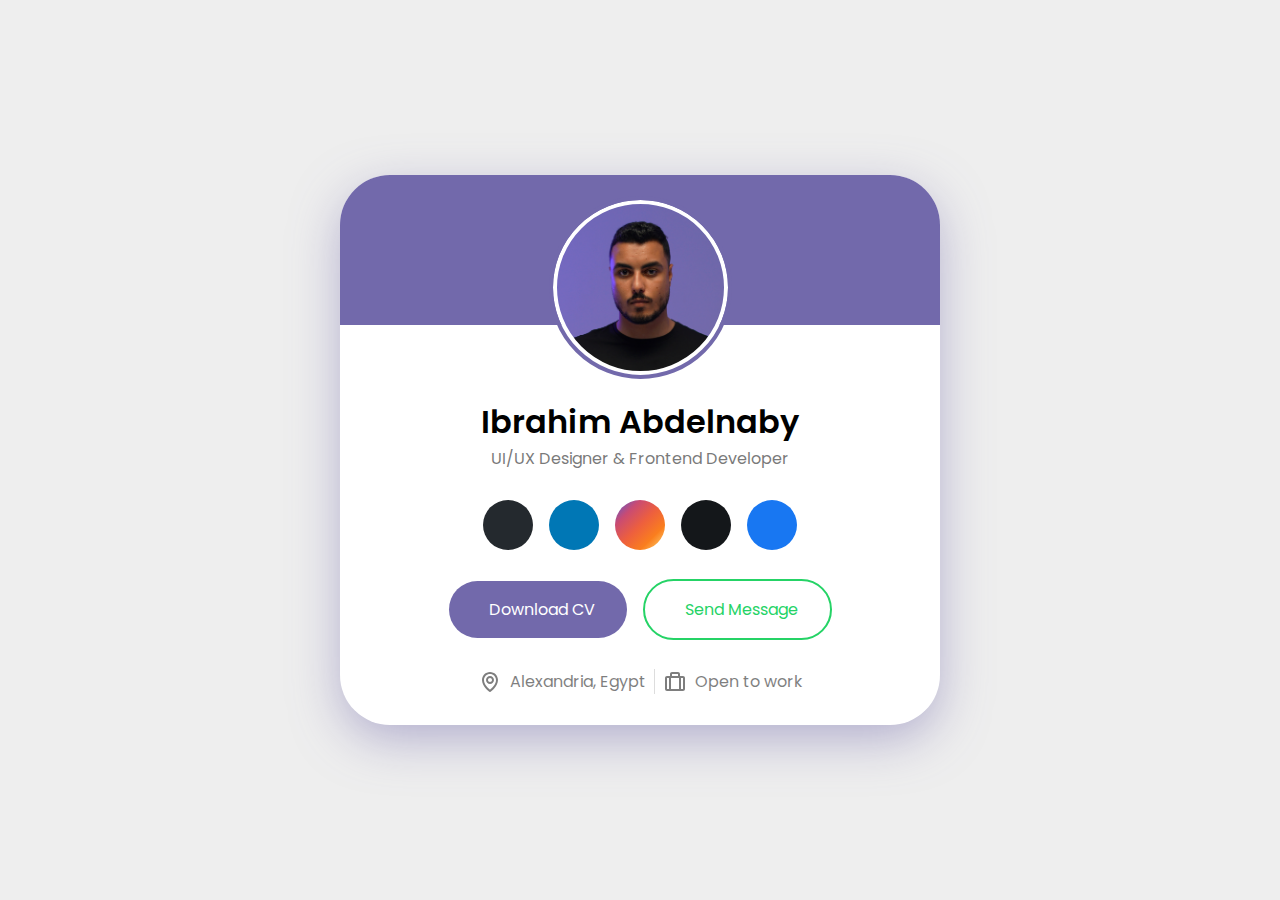
<file: Business Card/index.html>
<!DOCTYPE html>
<html lang="en">

<head>
    <meta charset="UTF-8">
    <meta name="viewport" content="width=device-width, initial-scale=1.0">
    <title>Ibrahim Abdelnaby | Business Card</title>
    <!-- Reset Stylesheet -->
    <link rel="stylesheet" href="CSS/reset.css">
    <!-- Font Awesome Icons -->
    <link rel="stylesheet" href="https://cdnjs.cloudflare.com/ajax/libs/font-awesome/6.5.1/css/all.min.css"
        integrity="sha512-DTOQO9RWCH3ppGqcWaEA1BIZOC6xxalwEsw9c2QQeAIftl+Vegovlnee1c9QX4TctnWMn13TZye+giMm8e2LwA=="
        crossorigin="anonymous" referrerpolicy="no-referrer" />
    <!-- Box Icons -->
    <link href='https://unpkg.com/boxicons@2.1.4/css/boxicons.min.css' rel='stylesheet'>
    <!-- Animate CSS -->
    <link rel="stylesheet" href="https://cdnjs.cloudflare.com/ajax/libs/animate.css/4.1.1/animate.min.css"/>
    <!-- Main Stylesheet -->
    <link rel="stylesheet" href="CSS/style.css">
</head>

<body class="flex">
    <section class="card animate__animated animate__backInUp">

        <div class="card-header"></div>

        <div class="card-title flex">
            <h1>Ibrahim Abdelnaby</h1>
            <p>UI/UX Designer & Frontend Developer</p>
        </div>

        <div class="card-social flex">
            <div class="icon flex circle github">
                <a href="#" target="_blank"><i class="fa-brands fa-github"></i></a>
            </div>
            <div class="icon flex circle linkedin">
                <a href="#" target="_blank"><i class="fa-brands fa-linkedin-in"></i></a>
            </div>
            <div class="icon flex circle instagram">
                <a href="#" target="_blank"><i class="fa-brands fa-instagram"></i></a>
            </div>
            <div class="icon flex circle twitter">
                <a href="#" target="_blank"><i class="fa-brands fa-x-twitter"></i></a>
            </div>
            <div class="icon flex circle facebook">
                <a href="#" target="_blank"><i class="fa-brands fa-facebook-f"></i></a>
            </div>
        </div>

        <div class="card-btns flex">
            <a href="PDF/Ibrahim-Abdelnaby-CV.pdf" download class="primary-btn"><i class="fa-solid fa-download fa-lg pr-5"></i>Download CV</a>
            <a href="https://api.whatsapp.com/send?phone=201202322650" target="_blank" class="secondary-btn"><i class="fa-brands fa-whatsapp fa-lg pr-5"></i>Send Message</a>
        </div>

        <div class="card-status flex">
            <div class="location flex">
                <img src="[data-uri]"/>
                <span>Alexandria, Egypt</span>
            </div>

            <div class="status flex">
                <img src="[data-uri]"/>
                <span>Open to work</span>
            </div>
        </div>
    </section>
</body>

</html>
</file>
<file: Business Card/CSS/style.css>
@import url('https://fonts.googleapis.com/css2?family=Poppins:wght@400;500;600;700;800;900&display=swap');

:root {
    --primery-color: #7269AB;
    --light-gray: #eeeeee;
    --white-color: #ffffff;
    --black-color: #222222;
    --whatsapp-color: #25D366;
}

body {
    font-family: "Poppins", sans-serif;
    background-color: var(--light-gray);
    min-height: 100vh;
}
.flex {
    display: flex;
    justify-content: center;
    align-items: center;
}
.circle {
    border-radius: 50%;
    -webkit-border-radius: 50%;
    -moz-border-radius: 50%;
    -ms-border-radius: 50%;
    -o-border-radius: 50%;
}
.pr-5 {
    padding-right: 0.5rem;
}
.card {
    width: 600px;
    height: 550px;
    display: grid;
    grid-template-columns: repeat(5, 1fr);
    justify-content: center;
    box-shadow: 0px 15px 50px -3px rgb(114, 105, 171, 0.5);
    border-radius: 50px;
    -webkit-border-radius: 50px;
    -moz-border-radius: 50px;
    -ms-border-radius: 50px;
    -o-border-radius: 50px;
    background-color: var(--white-color);
    padding-bottom: 1rem;
}

.card-header {
    height: 150px;
    grid-row: span 2;
    background-color: var(--primery-color);
    border-top-left-radius: inherit;
    border-top-right-radius: inherit;
    position: relative;
}

.card-header::after {
    content: '';
    width: 175px;
    height: 175px;
    outline: 0.25rem solid var(--primery-color);
    border: 0.25rem solid var(--white-color);
    background-color: #fff;
    position: absolute;
    top: calc(75% - (175px / 2));
    left: calc(50% - (175px / 2));
    border-radius: 50%;
    -webkit-border-radius: 50%;
    -moz-border-radius: 50%;
    -ms-border-radius: 50%;
    -o-border-radius: 50%;
    background-image: url(../images/Ibrahim-Abdelnaby.jpg);
    background-size: 155%;
    background-repeat: no-repeat;
    background-position: top;
}

.card-header,
.card-title,
.card-social,
.card-btns,
.card-status {
    grid-column: 1/-1;
}

.card-title {
    flex-direction: column;
}
h1 {
    font-size: 2rem;
    font-weight: 600;
}
.card-title p {
    color: var(--black-color);
    opacity: 0.6;
}
.card-social {
    gap: 1rem;
}
.icon {
    width: 50px;
    height: 50px;
    background-color: var(--primery-color);
    color: var(--white-color);
    cursor: pointer;
}
.card-social>* {
    transition: all 0.2s ease-in;
    -webkit-transition: all 0.2s ease-in;
    -moz-transition: all 0.2s ease-in;
    -ms-transition: all 0.2s ease-in;
    -o-transition: all 0.2s ease-in;
}
.card-social>:nth-child(1) {
    background-color: #24292e;
}
.card-social>:nth-child(1):hover {
    background-color: #2dba4e;
}
.card-social>:nth-child(2) {
    background-color: #0077b5;
}
.card-social>:nth-child(2):hover {
    background-color: #1495db;
}
.card-social>:nth-child(3) {
    background: linear-gradient(315deg, rgba(254,218,117,1) 0%, rgba(250,126,30,1) 25%, rgba(237,95,62,1) 50%, rgba(201,75,115,1) 75%, rgba(79,91,213,1) 100%);
}
.card-social>:nth-child(3) a i {
    font-size: 1.3rem;
}
.card-social>:nth-child(3):hover {
    background: linear-gradient(262deg, rgba(254,218,117,1) 0%, rgba(250,126,30,1) 25%, rgba(237,95,62,1) 50%, rgba(201,75,115,1) 75%, rgba(79,91,213,1) 100%);
}
.card-social>:nth-child(4) {
    background-color: #14171A;
}
.card-social>:nth-child(4):hover {
    background-color: #43474a;
}
.card-social>:nth-child(5) {
    background-color: #1877F2;
}
.card-social>:nth-child(5):hover {
    background-color: #0048a7;
}
.icon i {
    font-size: 1.1rem;
}
.card-btns {
    gap: 1rem;
}
.card-btns .primary-btn, .card-btns .secondary-btn {
    padding: 1rem 2rem;
    border-radius: 50px;
    -webkit-border-radius: 50px;
    -moz-border-radius: 50px;
    -ms-border-radius: 50px;
    -o-border-radius: 50px;
    cursor: pointer;
}
.card-btns .primary-btn {
    background-color: var(--primery-color);
    color: var(--white-color);
}
.card-btns .secondary-btn {
    border: 2px solid var(--whatsapp-color);
    color: var(--whatsapp-color);
}
.card-status .location {
    border-right: 1px solid rgba(34, 34, 34, 0.3);
    padding-right: 0.5rem;
}
.card-status .status {
    padding-left: 0.5rem;
}
.card-status .location, .card-status .status {
    gap: 0.5rem;
    opacity: 0.5;
}
</file>
